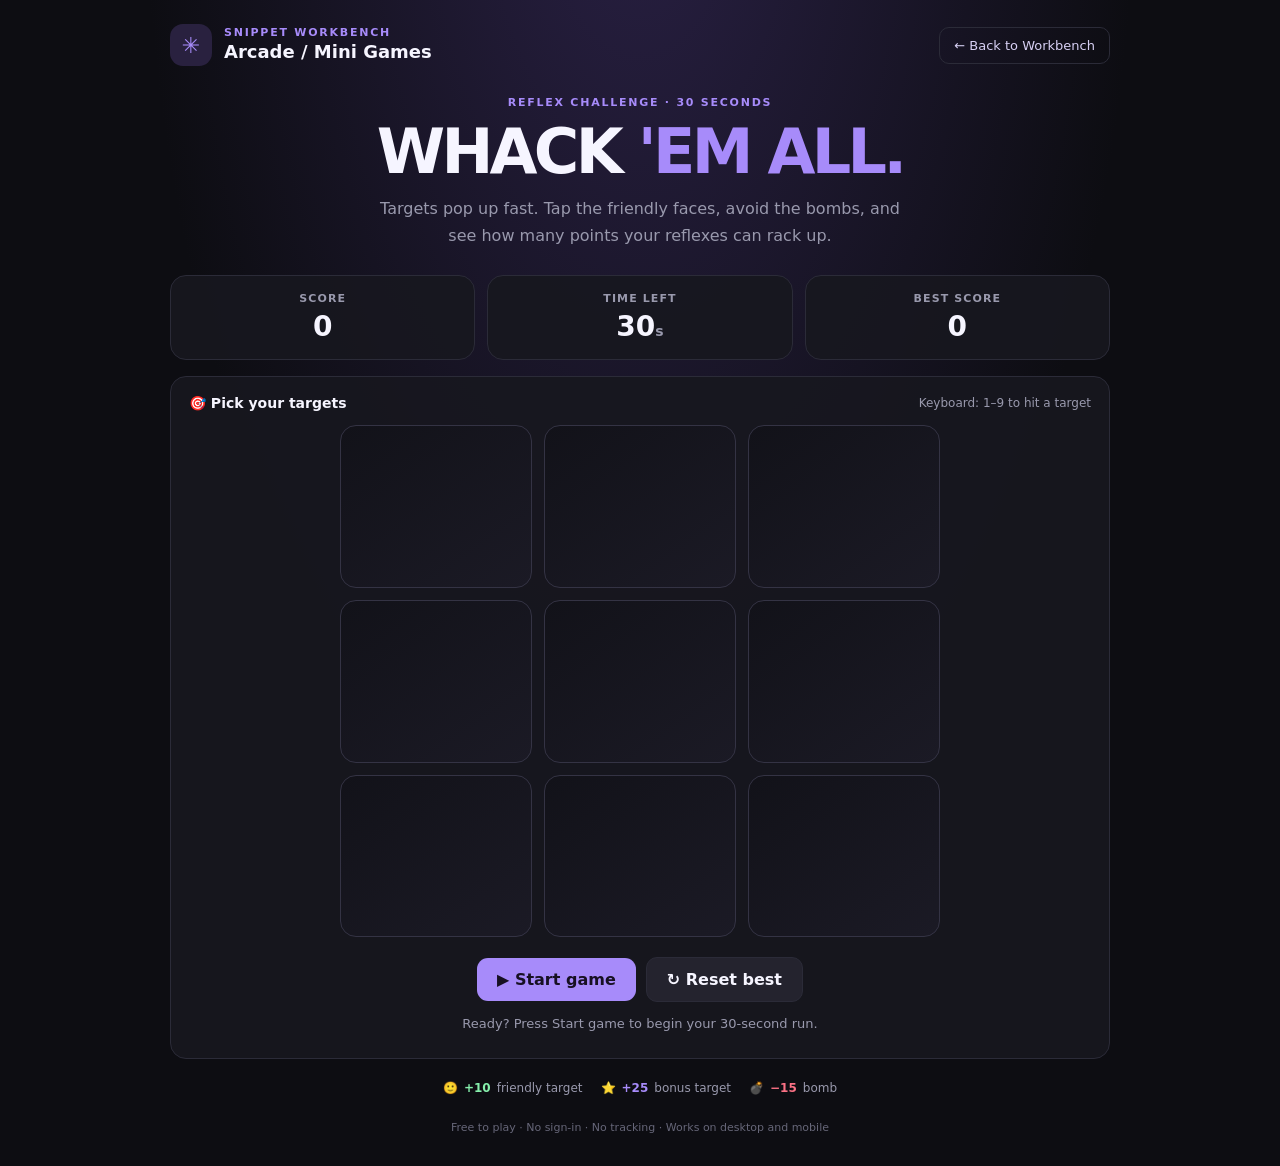
<file: games/whack-em-all.html>
<!DOCTYPE html>
<html lang="en">
<head>
<meta charset="UTF-8">
<meta name="viewport" content="width=device-width, initial-scale=1">
<meta name="theme-color" content="#101014">
<meta name="description" content="A fast, free arcade reaction game. Whack the targets, dodge the bombs, and beat your high score.">
<title>Whack 'Em All — Snippet Workbench Arcade</title>
<style>
:root{color-scheme:dark;--bg:#0d0d12;--panel:#17171f;--line:#2b2b38;--muted:#9999ad;--text:#f6f5ff;--purple:#a78bfa;--pink:#fb7185;--green:#86efac}
*{box-sizing:border-box}body{margin:0;min-height:100vh;background:radial-gradient(ellipse at 50% -15%,#292044 0,transparent 55%),var(--bg);color:var(--text);font-family:Inter,ui-sans-serif,system-ui,-apple-system,Segoe UI,sans-serif;padding:24px}button{font:inherit}.wrap{max-width:940px;margin:auto}.top{display:flex;justify-content:space-between;align-items:center;gap:16px;margin-bottom:30px}.brand{display:flex;gap:12px;align-items:center}.logo{display:grid;place-items:center;width:42px;height:42px;border-radius:13px;background:#29213f;color:var(--purple);font-size:22px}.eyebrow{color:var(--purple);font-size:11px;font-weight:800;letter-spacing:.16em;text-transform:uppercase}.brand h1{font-size:18px;margin:2px 0}.back{color:#d7d0f4;text-decoration:none;border:1px solid var(--line);padding:10px 14px;border-radius:10px;font-size:13px}.hero{text-align:center;margin:24px 0}.hero h2{font-size:clamp(36px,7vw,62px);letter-spacing:-.06em;line-height:1;margin:12px 0}.hero h2 span{color:var(--purple)}.hero p{color:var(--muted);max-width:520px;margin:0 auto;line-height:1.7}.stats{display:grid;grid-template-columns:repeat(3,1fr);gap:12px;margin:26px 0 16px}.stat,.game-card{background:rgba(23,23,31,.92);border:1px solid var(--line);border-radius:16px}.stat{padding:16px;text-align:center}.stat small{display:block;color:var(--muted);font-size:11px;text-transform:uppercase;letter-spacing:.1em;font-weight:700}.stat strong{display:block;font-size:28px;margin-top:5px;font-variant-numeric:tabular-nums}.game-card{padding:18px}.game-top{display:flex;justify-content:space-between;align-items:center;gap:12px;margin-bottom:14px}.game-top h3{font-size:14px;margin:0}.hint{color:var(--muted);font-size:12px}.board{display:grid;grid-template-columns:repeat(3,minmax(0,1fr));gap:12px;max-width:600px;margin:0 auto}.hole{aspect-ratio:1.18;border:1px solid #343344;border-radius:16px;background:linear-gradient(145deg,#121219,#1b1a25);display:grid;place-items:center;cursor:pointer;position:relative;overflow:hidden;touch-action:manipulation;transition:border-color .15s,transform .12s;min-height:86px}.hole:hover{border-color:#696080}.hole:active{transform:scale(.97)}.hole:focus-visible{outline:3px solid var(--purple);outline-offset:2px}.target{font-size:clamp(34px,7vw,56px);filter:drop-shadow(0 5px 9px #0008);animation:pop .16s ease-out;user-select:none}.hole.good{background:linear-gradient(145deg,#20283a,#25203c);border-color:#8270b9}.hole.bomb{background:linear-gradient(145deg,#3b1d2b,#24151e);border-color:#9f435e}.hole.hit{animation:hit .2s}.controls{display:flex;flex-wrap:wrap;justify-content:center;align-items:center;gap:10px;margin:20px 0 4px}.primary,.secondary{border:0;border-radius:11px;padding:12px 20px;font-weight:800;cursor:pointer;transition:transform .15s,filter .15s}.primary{background:var(--purple);color:#171023}.secondary{background:#24232e;color:var(--text);border:1px solid var(--line)}.primary:hover,.secondary:hover{filter:brightness(1.1);transform:translateY(-1px)}button:focus-visible,a:focus-visible{outline:3px solid #c4b5fd;outline-offset:3px}.message{text-align:center;min-height:24px;margin:14px 0 0;color:var(--muted);font-size:13px}.message strong{color:var(--green)}.rules{display:flex;justify-content:center;flex-wrap:wrap;gap:18px;margin:22px 0;color:var(--muted);font-size:12px}.rules span{display:flex;align-items:center;gap:6px}.footer{text-align:center;color:#666678;font-size:11px;margin:26px 0 8px}@keyframes pop{from{transform:translateY(10px) scale(.7);opacity:.4}to{transform:translateY(0) scale(1);opacity:1}}@keyframes hit{50%{transform:scale(.92)}}@media(max-width:560px){body{padding:16px}.top{margin-bottom:20px}.brand h1{font-size:15px}.back{padding:9px;font-size:12px}.stats{gap:7px}.stat{padding:12px 6px}.stat strong{font-size:23px}.game-card{padding:10px}.board{gap:8px}.hole{border-radius:12px;min-height:78px}.hint{display:none}.hero{margin:22px 0}.hero p{font-size:14px}}
@media(prefers-reduced-motion:reduce){*,*::before,*::after{animation-duration:.01ms!important;transition-duration:.01ms!important}}
</style>
</head>
<body>
<div class="wrap">
<header class="top"><div class="brand"><div class="logo" aria-hidden="true">✳</div><div><div class="eyebrow">Snippet Workbench</div><h1>Arcade / Mini Games</h1></div></div><a class="back" href="./index.html">← Back to Workbench</a></header>
<section class="hero"><div class="eyebrow">Reflex challenge · 30 seconds</div><h2>WHACK <span>'EM ALL.</span></h2><p>Targets pop up fast. Tap the friendly faces, avoid the bombs, and see how many points your reflexes can rack up.</p></section>
<section class="stats" aria-label="Game statistics"><div class="stat"><small>Score</small><strong id="score">0</strong></div><div class="stat"><small>Time left</small><strong><span id="time">30</span><span style="font-size:14px;color:var(--muted)">s</span></strong></div><div class="stat"><small>Best score</small><strong id="best">0</strong></div></section>
<section class="game-card"><div class="game-top"><h3>🎯 Pick your targets</h3><span class="hint">Keyboard: 1–9 to hit a target</span></div><div class="board" id="board" role="group" aria-label="Nine target holes"></div><div class="controls"><button class="primary" id="start" type="button">▶ Start game</button><button class="secondary" id="reset" type="button">↻ Reset best</button></div><p class="message" id="message" aria-live="polite">Ready? Press Start game to begin your 30-second run.</p></section>
<div class="rules"><span>🙂 <b style="color:var(--green)">+10</b> friendly target</span><span>⭐ <b style="color:var(--purple)">+25</b> bonus target</span><span>💣 <b style="color:var(--pink)">−15</b> bomb</span></div>
<footer class="footer">Free to play · No sign-in · No tracking · Works on desktop and mobile</footer>
</div>
<script>
(function(){
const board=document.getElementById('board'),scoreEl=document.getElementById('score'),timeEl=document.getElementById('time'),bestEl=document.getElementById('best'),message=document.getElementById('message'),startBtn=document.getElementById('start'),resetBtn=document.getElementById('reset');
let score=0,best=0,timeLeft=30,running=false,active=-1,kind='good',tick=null,clock=null,round=0;
try{best=Number(localStorage.getItem('whack-em-all-best')||0)||0}catch(e){}bestEl.textContent=best;
const holes=[];
for(let i=0;i<9;i++){const b=document.createElement('button');b.className='hole';b.type='button';b.setAttribute('aria-label','Hole '+(i+1)+', empty');b.dataset.index=i;b.addEventListener('click',()=>hit(i));board.appendChild(b);holes.push(b)}
function clearTargets(){holes.forEach((h)=>{h.className='hole';h.textContent='';h.setAttribute('aria-label','Empty hole')});active=-1}
function spawn(){if(!running)return;clearTargets();let idx=Math.floor(Math.random()*9);if(idx===active)idx=(idx+1)%9;active=idx;const roll=Math.random();kind=roll<.15?'bomb':roll<.28?'bonus':'good';const h=holes[idx];h.classList.add(kind==='bomb'?'bomb':'good');const emoji=kind==='bomb'?'💣':kind==='bonus'?'⭐':['🙂','😎','🤖','🐸','👾'][Math.floor(Math.random()*5)];h.textContent='';const span=document.createElement('span');span.className='target';span.textContent=emoji;span.setAttribute('aria-hidden','true');h.appendChild(span);h.setAttribute('aria-label',(kind==='bomb'?'Bomb':kind==='bonus'?'Bonus star':'Friendly target')+' in hole '+(idx+1));}
function hit(i){if(!running||i!==active)return;const h=holes[i];h.classList.add('hit');if(kind==='bomb'){score=Math.max(0,score-15);message.textContent='💥 Ouch! Bomb hit — minus 15 points.'}else if(kind==='bonus'){score+=25;message.innerHTML='⭐ Bonus! <strong>+25 points!</strong>'}else{score+=10;message.innerHTML='Nice hit! <strong>+10 points!</strong>'}scoreEl.textContent=score;active=-1;h.textContent='';h.className='hole';h.setAttribute('aria-label','Empty hole');if(running)spawnSoon()}
let spawnTimer=null;function spawnSoon(){clearTimeout(spawnTimer);spawnTimer=setTimeout(spawn,Math.max(300,680-(30-timeLeft)*9))}
function finish(){running=false;clearInterval(clock);clearInterval(tick);clearTimeout(spawnTimer);clearTargets();startBtn.textContent='↻ Play again';if(score>best){best=score;bestEl.textContent=best;try{localStorage.setItem('whack-em-all-best',String(best))}catch(e){}message.innerHTML='🏆 New personal best! <strong>'+score+' points.</strong> Play again?'}else{message.innerHTML='Time’s up! Final score: <strong>'+score+'</strong>. Can you beat it?'}}
function start(){clearInterval(clock);clearInterval(tick);clearTimeout(spawnTimer);score=0;timeLeft=30;scoreEl.textContent='0';timeEl.textContent='30';running=true;round++;startBtn.textContent='Playing…';message.textContent='Go go go! Hit the faces, dodge the bombs!';spawn();clock=setInterval(()=>{timeLeft--;timeEl.textContent=timeLeft;if(timeLeft<=0)finish()},1000)}
startBtn.addEventListener('click',start);resetBtn.addEventListener('click',()=>{best=0;bestEl.textContent='0';try{localStorage.removeItem('whack-em-all-best')}catch(e){}message.textContent='Personal best reset. Ready for a fresh run?'});document.addEventListener('keydown',e=>{if(/^[1-9]$/.test(e.key))hit(Number(e.key)-1);if(e.key==='Enter'&& !running)start()});
})();
</script>
</body>
</html>
</file>
